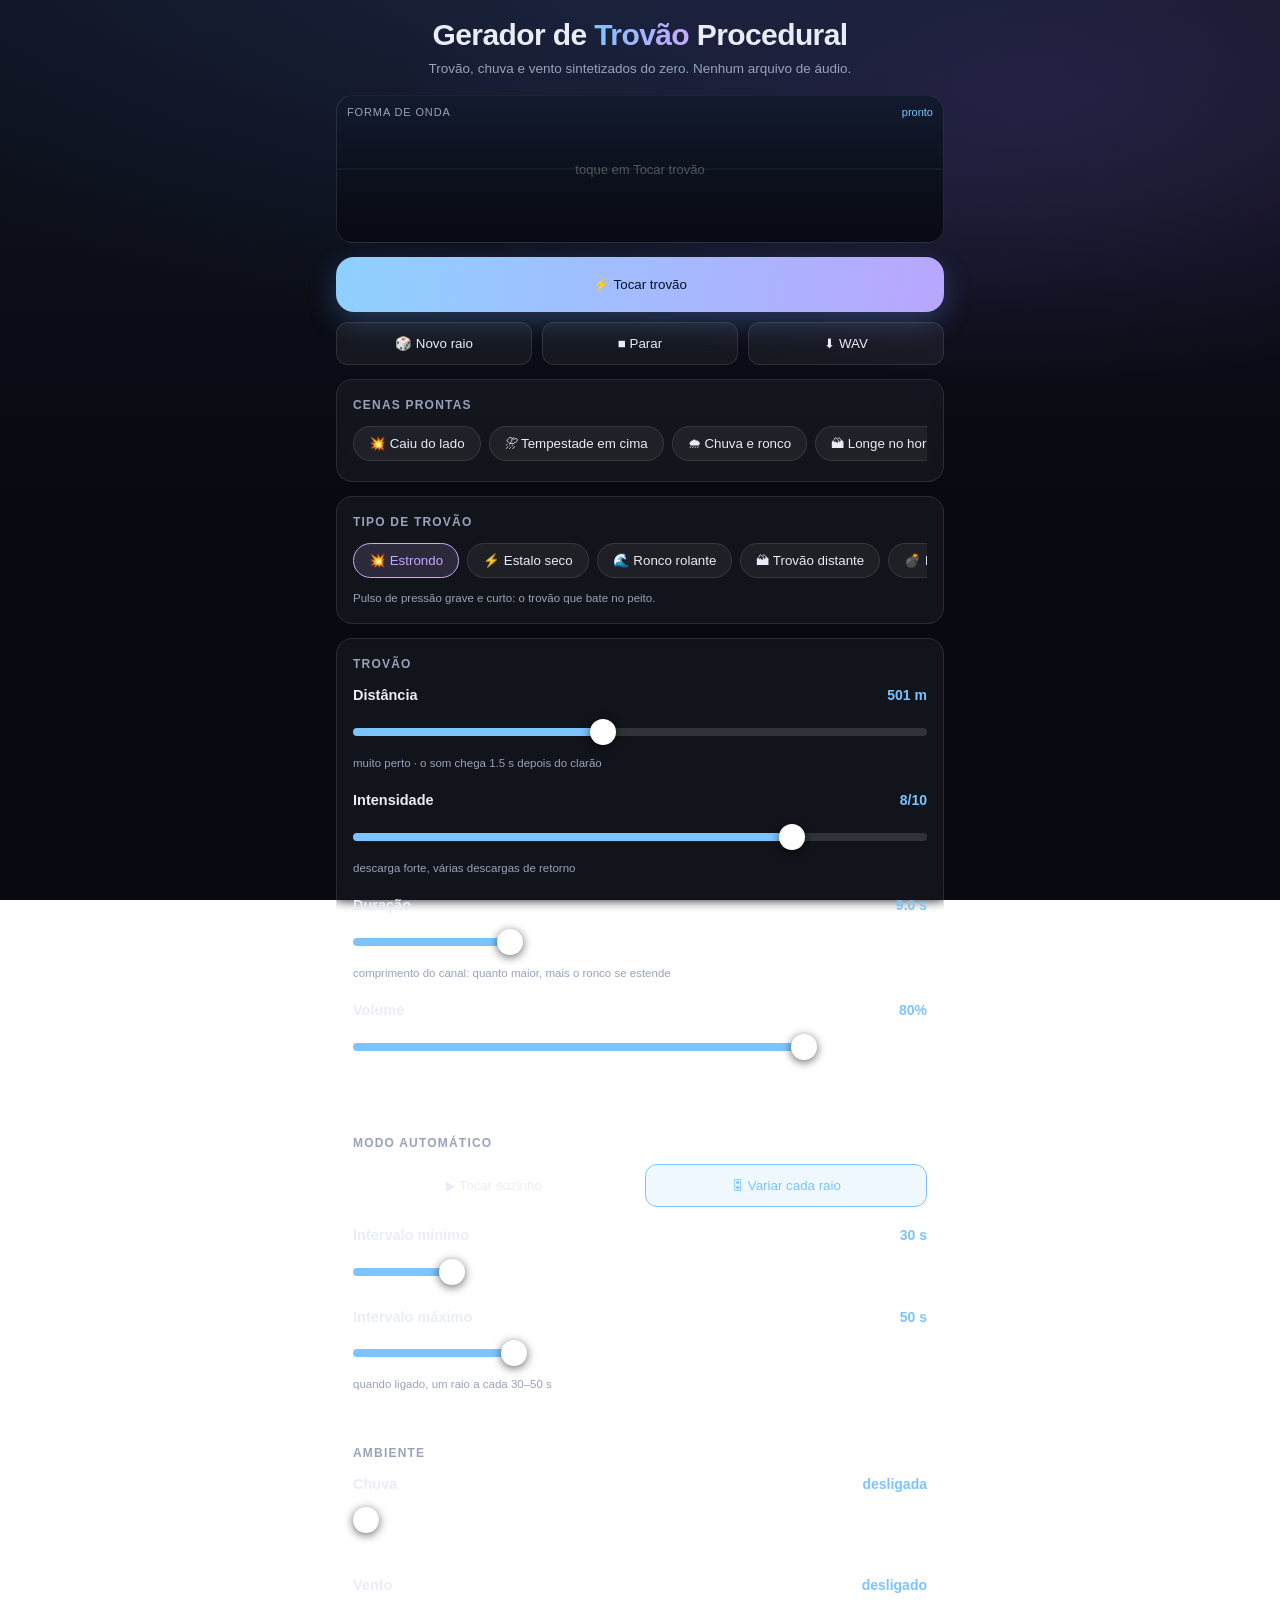
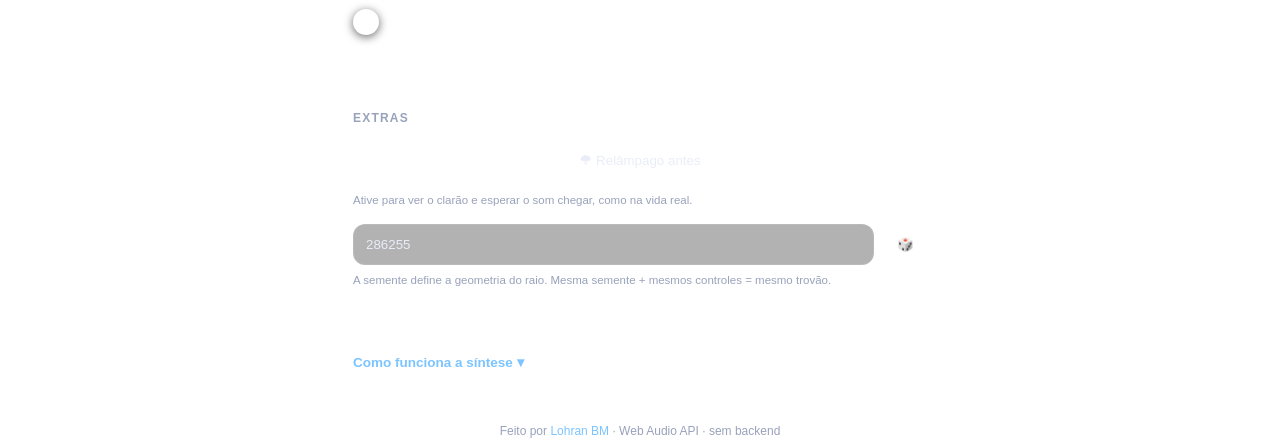
<file: trovao/index.html>
<!DOCTYPE html>
<html lang="pt-br">
<head>
<meta charset="UTF-8">
<meta name="viewport" content="width=device-width, initial-scale=1.0, viewport-fit=cover">
<meta name="theme-color" content="#0a0d16">
<title>Trovão Procedural — Lohran BM</title>
<meta name="description" content="Gerador procedural de trovão, chuva e vento: controle distância, tipo, intensidade, duração e modo automático. Síntese em tempo real no navegador, sem áudio gravado.">
<meta name="keywords" content="trovão, som procedural, web audio api, síntese de áudio, chuva, vento, thunder generator">
<meta name="author" content="Lohran BM">
<meta property="og:title" content="Gerador Procedural de Trovão">
<meta property="og:description" content="Trovão, chuva e vento sintetizados do zero no navegador — nenhum arquivo de áudio, só física e matemática.">
<link rel="icon" href="../ico/favicon.ico" type="image/x-icon">
<style>
  *,*::before,*::after{box-sizing:border-box;margin:0;padding:0}
  :root{
    --bg:#080a11; --bg2:#0e131f;
    --card:rgba(255,255,255,.045); --line:rgba(255,255,255,.10);
    --txt:#e9edf7; --dim:#98a2bb;
    --acc:#7cc4ff; --acc2:#c9a7ff; --warn:#ffd68a; --r:16px;
  }
  html,body{height:100%}
  body{
    background:
      radial-gradient(120% 80% at 50% -10%, #1b2440 0%, transparent 60%),
      radial-gradient(90% 60% at 80% 10%, #2a1f45 0%, transparent 55%),
      linear-gradient(180deg,var(--bg2),var(--bg) 55%);
    background-attachment:fixed; color:var(--txt);
    font-family:-apple-system,BlinkMacSystemFont,"Segoe UI",Roboto,"Helvetica Neue",Arial,sans-serif;
    -webkit-font-smoothing:antialiased; line-height:1.5;
    padding:env(safe-area-inset-top) 0 calc(28px + env(safe-area-inset-bottom));
    overflow-x:hidden;
  }
  .wrap{max-width:640px;margin:0 auto;padding:18px 16px 0}
  header{text-align:center;margin-bottom:16px}
  h1{font-size:clamp(22px,6vw,30px);font-weight:800;letter-spacing:-.02em;line-height:1.15}
  h1 span{background:linear-gradient(92deg,var(--acc),var(--acc2));-webkit-background-clip:text;background-clip:text;color:transparent}
  .sub{color:var(--dim);font-size:13.5px;margin-top:6px}

  .card{background:var(--card);border:1px solid var(--line);border-radius:var(--r);padding:16px;margin-bottom:14px;backdrop-filter:blur(6px)}

  .sky{position:relative;height:148px;border-radius:var(--r);overflow:hidden;border:1px solid var(--line);margin-bottom:14px;
       background:linear-gradient(180deg,#121a2e,#0a0e18 70%,#070a12)}
  #wave{position:absolute;inset:0;width:100%;height:100%;display:block}
  .flash{position:absolute;inset:0;background:#eaf2ff;opacity:0;pointer-events:none;mix-blend-mode:screen}
  .flash.go{animation:fl .62s ease-out}
  @keyframes fl{0%{opacity:0}4%{opacity:.95}9%{opacity:.15}14%{opacity:.85}22%{opacity:.08}30%{opacity:.55}45%{opacity:.05}100%{opacity:0}}
  .skyTag{position:absolute;left:10px;top:8px;font-size:11px;color:var(--dim);letter-spacing:.08em;text-transform:uppercase}
  .skyState{position:absolute;right:10px;top:8px;font-size:11px;color:var(--acc);font-variant-numeric:tabular-nums;text-align:right}

  .ctrl{margin-bottom:18px}
  .ctrl:last-child{margin-bottom:2px}
  .lab{display:flex;justify-content:space-between;align-items:baseline;gap:10px;margin-bottom:8px}
  .lab b{font-size:14.5px;font-weight:650}
  .lab .val{font-size:14px;color:var(--acc);font-variant-numeric:tabular-nums;font-weight:650}
  .hint{font-size:11.5px;color:var(--dim);margin-top:6px;min-height:14px}

  input[type=range]{-webkit-appearance:none;appearance:none;width:100%;height:34px;background:transparent;display:block}
  input[type=range]::-webkit-slider-runnable-track{height:8px;border-radius:99px;background:linear-gradient(90deg,var(--acc) var(--p,50%),rgba(255,255,255,.13) var(--p,50%))}
  input[type=range]::-webkit-slider-thumb{-webkit-appearance:none;width:26px;height:26px;margin-top:-9px;border-radius:50%;background:#fff;border:0;box-shadow:0 2px 10px rgba(0,0,0,.6)}
  input[type=range]::-moz-range-track{height:8px;border-radius:99px;background:rgba(255,255,255,.13)}
  input[type=range]::-moz-range-progress{height:8px;border-radius:99px;background:var(--acc)}
  input[type=range]::-moz-range-thumb{width:26px;height:26px;border-radius:50%;background:#fff;border:0}

  .play{width:100%;border:0;border-radius:18px;padding:20px 16px;font:800 19px/1.2 inherit;color:#06121f;
        background:linear-gradient(100deg,#8ed0ff,#b9a6ff);box-shadow:0 10px 28px rgba(110,160,255,.28);
        cursor:pointer;-webkit-tap-highlight-color:transparent;touch-action:manipulation;transition:transform .08s ease,filter .2s ease}
  .play:active{transform:scale(.985)}
  .play[disabled]{filter:grayscale(.5) brightness(.75)}
  .row{display:flex;gap:10px;margin-top:10px;flex-wrap:wrap}
  .row .btn{flex:1 1 0;min-width:110px}
  .btn{border:1px solid var(--line);background:rgba(255,255,255,.05);color:var(--txt);border-radius:12px;
       padding:13px 12px;font:600 13.5px/1 inherit;cursor:pointer;-webkit-tap-highlight-color:transparent;touch-action:manipulation}
  .btn:active{background:rgba(255,255,255,.11)}
  .btn.on{border-color:var(--acc);color:var(--acc);background:rgba(124,196,255,.12)}

  .chips{display:flex;gap:8px;overflow-x:auto;padding-bottom:4px;-webkit-overflow-scrolling:touch;scrollbar-width:none}
  .chips::-webkit-scrollbar{display:none}
  .chip{flex:0 0 auto;border:1px solid var(--line);background:rgba(255,255,255,.05);color:var(--txt);border-radius:99px;
        padding:9px 15px;font:600 13px/1 inherit;cursor:pointer;white-space:nowrap;-webkit-tap-highlight-color:transparent;touch-action:manipulation}
  .chip:active{background:rgba(255,255,255,.12)}
  .chip.on{border-color:var(--acc2);color:var(--acc2);background:rgba(201,167,255,.14)}

  .seedRow{display:flex;gap:10px;align-items:center}
  .seedRow input[type=text]{flex:1;min-width:0;background:rgba(0,0,0,.3);border:1px solid var(--line);color:var(--txt);
    border-radius:12px;padding:12px;font:600 14px/1 inherit;font-variant-numeric:tabular-nums}
  .seedRow input:focus{outline:none;border-color:var(--acc)}

  h2{font-size:12px;letter-spacing:.1em;text-transform:uppercase;color:var(--dim);margin-bottom:12px;font-weight:700;
     display:flex;justify-content:space-between;align-items:center;gap:10px}
  h2 em{font-style:normal;text-transform:none;letter-spacing:0;color:var(--warn);font-size:11.5px;font-weight:600;font-variant-numeric:tabular-nums}
  details{border-top:1px solid var(--line);padding-top:14px}
  summary{cursor:pointer;font-size:13.5px;font-weight:650;color:var(--acc);list-style:none}
  summary::-webkit-details-marker{display:none}
  summary::after{content:" ▾"} details[open] summary::after{content:" ▴"}
  details p{font-size:13px;color:var(--dim);margin-top:10px}
  details li{font-size:13px;color:var(--dim);margin:6px 0 0 18px}
  code{font-family:ui-monospace,SFMono-Regular,Menlo,monospace;font-size:12px;color:var(--warn)}
  footer{text-align:center;color:var(--dim);font-size:12px;padding:18px 0 6px}
  footer a{color:var(--acc);text-decoration:none}
</style>
</head>
<body>
<div class="wrap">

  <header>
    <h1>Gerador de <span>Trovão</span> Procedural</h1>
    <p class="sub">Trovão, chuva e vento sintetizados do zero. Nenhum arquivo de áudio.</p>
  </header>

  <div class="sky">
    <canvas id="wave"></canvas>
    <div class="flash" id="flash"></div>
    <span class="skyTag">forma de onda</span>
    <span class="skyState" id="state">pronto</span>
  </div>

  <button class="play" id="play">⚡ Tocar trovão</button>
  <div class="row">
    <button class="btn" id="newBolt">🎲 Novo raio</button>
    <button class="btn" id="stop">■ Parar</button>
    <button class="btn" id="dl">⬇ WAV</button>
  </div>

  <div class="card" style="margin-top:14px">
    <h2>Cenas prontas</h2>
    <div class="chips" id="scenes"></div>
  </div>

  <div class="card">
    <h2>Tipo de trovão</h2>
    <div class="chips" id="types"></div>
    <div class="hint" id="typeH" style="margin-top:8px"></div>
  </div>

  <div class="card">
    <h2>Trovão</h2>

    <div class="ctrl">
      <label class="lab" for="dist"><b>Distância</b><span class="val" id="distV"></span></label>
      <input type="range" id="dist" min="0" max="1000" value="433">
      <div class="hint" id="distH"></div>
    </div>

    <div class="ctrl">
      <label class="lab" for="inten"><b>Intensidade</b><span class="val" id="intenV"></span></label>
      <input type="range" id="inten" min="1" max="10" step="1" value="8">
      <div class="hint" id="intenH"></div>
    </div>

    <div class="ctrl">
      <label class="lab" for="dur"><b>Duração</b><span class="val" id="durV"></span></label>
      <input type="range" id="dur" min="15" max="300" value="90">
      <div class="hint" id="durH"></div>
    </div>

    <div class="ctrl">
      <label class="lab" for="vol"><b>Volume</b><span class="val" id="volV"></span></label>
      <input type="range" id="vol" min="0" max="100" value="80">
      <div class="hint" id="volH"></div>
    </div>
  </div>

  <div class="card">
    <h2>Modo automático <em id="autoNext"></em></h2>
    <div class="row" style="margin-top:0">
      <button class="btn" id="tAuto">▶ Tocar sozinho</button>
      <button class="btn" id="tVary">🎛 Variar cada raio</button>
    </div>

    <div class="ctrl" style="margin-top:18px">
      <label class="lab" for="gapMin"><b>Intervalo mínimo</b><span class="val" id="gapMinV"></span></label>
      <input type="range" id="gapMin" min="2" max="180" value="30">
    </div>
    <div class="ctrl">
      <label class="lab" for="gapMax"><b>Intervalo máximo</b><span class="val" id="gapMaxV"></span></label>
      <input type="range" id="gapMax" min="2" max="180" value="50">
      <div class="hint" id="gapH"></div>
    </div>
  </div>

  <div class="card">
    <h2>Ambiente</h2>

    <div class="ctrl">
      <label class="lab" for="rain"><b>Chuva</b><span class="val" id="rainV"></span></label>
      <input type="range" id="rain" min="0" max="100" value="0">
      <div class="hint" id="rainH"></div>
    </div>

    <div class="ctrl">
      <label class="lab" for="wind"><b>Vento</b><span class="val" id="windV"></span></label>
      <input type="range" id="wind" min="0" max="100" value="0">
      <div class="hint" id="windH"></div>
    </div>
  </div>

  <div class="card">
    <h2>Extras</h2>
    <div class="row" style="margin-top:0">
      <button class="btn" id="tFlash">🌩 Relâmpago antes</button>
    </div>
    <div class="hint" id="flashH" style="margin-top:10px"></div>
    <div class="seedRow" style="margin-top:14px">
      <input type="text" id="seed" inputmode="numeric" aria-label="Semente do raio">
      <button class="btn" id="reseed" style="flex:0 0 auto">🎲</button>
    </div>
    <div class="hint">A semente define a geometria do raio. Mesma semente + mesmos controles = mesmo trovão.</div>
  </div>

  <div class="card">
    <details>
      <summary>Como funciona a síntese</summary>
      <p>Modelo físico simplificado, rodando inteiro no seu navegador:</p>
      <li><b>Canal do raio:</b> um caminho tortuoso em 3D com ramificações, sorteado da semente. O tipo de trovão muda a forma dele — vertical e compacto no estrondo, esparramado na horizontal no ronco rolante.</li>
      <li><b>Tempos de chegada:</b> cada trecho está a uma distância diferente de você, então seu estrondo chega num instante diferente (<code>t = r / 343 m/s</code>). É isso que estica um estalo em ronco.</li>
      <li><b>Onda N:</b> cada trecho emite a onda de choque do trovão. Ela se alarga conforme viaja, então o pico do espectro desce de ~200 Hz (perto) para ~40 Hz (longe).</li>
      <li><b>Camada de estalo:</b> o "rasgo" agudo do raio próximo. O ar absorve agudo rápido, então ela some depois de ~2 km — por isso raio perto rasga e raio longe só ronca.</li>
      <li><b>Pulso de pressão:</b> o estrondo grave que bate no peito, forte só bem perto (cai com <code>1/r^1,15</code>).</li>
      <li><b>Absorção do ar:</b> filtros que variam no tempo, guiados pela distância média do que está chegando naquele instante.</li>
      <li><b>Espalhamento:</b> resposta ao impulso gerada na hora (terreno e nuvens) alonga a cauda com a distância.</li>
      <p>Chuva e vento são bancos de ruído filtrado com gotas esparsas e rajadas lentas — também sem sample nenhum.</p>
    </details>
  </div>

  <footer>Feito por <a href="../">Lohran BM</a> · Web Audio API · sem backend</footer>
</div>

<script>
(function(){
"use strict";

var SPEED = 343, EAR = 1.7;

/* ---------------------------------------------------------------- util */
function clamp(v,a,b){ return v<a?a:(v>b?b:v); }
function lerp(a,b,t){ return a+(b-a)*t; }
function makeRng(seed){
  var s = seed >>> 0;
  return function(){
    s = (s + 0x6D2B79F5) >>> 0;
    var t = s;
    t = Math.imul(t ^ (t >>> 15), 1 | t);
    t = (t + Math.imul(t ^ (t >>> 7), 61 | t)) ^ t;
    return ((t ^ (t >>> 14)) >>> 0) / 4294967296;
  };
}
function sliderToDist(v){ return 0.03 * Math.pow(20/0.03, v/1000); }
function distToSlider(km){ return Math.round(1000*Math.log(km/0.03)/Math.log(20/0.03)); }
function distLabel(km){
  if(km < 0.15) return "em cima de você";
  if(km < 0.6)  return "muito perto";
  if(km < 2)    return "perto";
  if(km < 5)    return "distância média";
  if(km < 11)   return "longe";
  return "no horizonte";
}
function fmtDist(km){ return km<1 ? Math.round(km*1000)+" m" : (km<10?km.toFixed(1):Math.round(km))+" km"; }

/* ------------------------------------------------- tipos de trovão ---- */
/* cada tipo é um conjunto de pesos do mesmo modelo físico, não um preset
   de sliders: dá para combinar qualquer tipo com qualquer distância.     */
var TYPES = {
  estrondo: {nome:"💥 Estrondo",     blast:1.9, crack:1.0, hDec:0.34, str:0.9, tau:1.15, horiz:0.15, tort:0.9, branch:0.8, wet:0.9,
             desc:"Pulso de pressão grave e curto: o trovão que bate no peito."},
  estalo:   {nome:"⚡ Estalo seco",  blast:0.9, crack:2.0, hDec:0.5,  str:0.8, tau:0.75, horiz:0.1,  tort:1.3, branch:1.4, wet:0.8,
             desc:"O rasgo agudo do raio que caiu do lado. Some depois de 2 km."},
  rolante:  {nome:"🌊 Ronco rolante",blast:0.7, crack:0.5, hDec:1.2,  str:1.5, tau:1.05, horiz:0.85, tort:1.4, branch:1.4, wet:1.25,
             desc:"Descarga dentro da nuvem, quase horizontal: o ronco que rola e não acaba."},
  distante: {nome:"🏔 Trovão distante",blast:0.45,crack:0.0, hDec:1.5, str:1.0, tau:1.35, horiz:0.5,  tort:1.0, branch:1.0, wet:1.6,
             desc:"Só o grave sobrevive à viagem. Sem estalo, muito espalhamento."},
  multiplo: {nome:"💣 Estouro múltiplo",blast:1.3,crack:1.3,hDec:0.6, str:2.4, tau:1.0,  horiz:0.3,  tort:1.1, branch:1.2, wet:1.0,
             desc:"Várias descargas de retorno seguidas: estrondo em cima de estrondo."}
};

/* ------------------------------------------------ geometria do canal -- */
function buildChannel(p, rnd){
  var T = TYPES[p.type];
  var D = p.dist*1000, H = p.height;
  var n = Math.round(45 + p.inten*9);
  var dz = H/n, tort = dz*0.5*T.tort;
  var segs = [];

  // direção geral do canal: vertical (nuvem-solo) a horizontal (intranuvem)
  var hz = T.horiz;
  var baseZ = hz > 0.5 ? 1500 + rnd()*2500 : 0;   // descarga intranuvem começa no alto
  var dirx = (rnd()-0.5)*2, diry = (rnd()-0.5)*2;
  var dl = Math.sqrt(dirx*dirx + diry*diry) || 1;
  dirx /= dl; diry /= dl;

  var x = D + (rnd()-0.5)*Math.min(D*0.1, 400);
  var y = (rnd()-0.5)*Math.min(D*0.1, 400);
  var z = baseZ;

  for(var i=0;i<n;i++){
    var x0=x, y0=y, z0=z;
    var step = dz*(0.7 + 0.6*rnd());
    z += step*(1-hz);
    x += step*hz*dirx + (rnd()-0.5)*2*tort;
    y += step*hz*diry + (rnd()-0.5)*2*tort;
    if(z < 20) z = 20;

    var mz = (z+z0)/2;
    var len = Math.sqrt((x-x0)*(x-x0)+(y-y0)*(y-y0)+(z-z0)*(z-z0));
    // a corrente de retorno é mais forte perto do início do canal
    var e = Math.exp(-(i/n)/T.hDec) * (0.55+0.9*rnd()) * (len/dz);
    segs.push({x:(x+x0)/2, y:(y+y0)/2, z:mz, e:e});

    if(rnd() < (0.09 + p.inten*0.012)*T.branch){
      var bx=x, by=y, bz=z, nb = 3 + Math.floor(rnd()*10);
      var ddx=(rnd()-0.5)*1.6, ddy=(rnd()-0.5)*1.6;
      for(var j=0;j<nb;j++){
        bx += ddx*dz + (rnd()-0.5)*tort;
        by += ddy*dz + (rnd()-0.5)*tort;
        bz += dz*(0.15+0.5*rnd())*(1-hz) + dz*0.1;
        segs.push({x:bx, y:by, z:Math.max(20,bz), e:Math.exp(-(i/n)/T.hDec)*(0.12+0.3*rnd())*(1-j/nb)});
      }
    }
  }
  return {segs:segs, ax:D, ay:0, az:baseZ};
}

// mede o espalhamento temporal do canal
function measure(segs){
  var rmin = Infinity, rmax = 0;
  for(var i=0;i<segs.length;i++){
    var s = segs[i];
    s.r = Math.max(25, Math.sqrt(s.x*s.x + s.y*s.y + (s.z-EAR)*(s.z-EAR)));
    if(s.r < rmin) rmin = s.r;
    if(s.r > rmax) rmax = s.r;
  }
  return {rmin:rmin, rmax:rmax, spread:(rmax-rmin)/SPEED};
}

// escala o canal em torno do ponto de origem até bater a duração pedida
function fitChannel(ch, targetSpread){
  var m = measure(ch.segs), i, s, k, tot = 1;
  for(var it=0; it<4; it++){
    if(m.spread < 1e-3) break;
    k = clamp(targetSpread/m.spread, 0.4, 3);
    if(Math.abs(k-1) < 0.04) break;
    if(tot*k > 6 || tot*k < 0.12) break;
    tot *= k;
    for(i=0;i<ch.segs.length;i++){
      s = ch.segs[i];
      s.x = ch.ax + (s.x-ch.ax)*k;
      s.y = ch.ay + (s.y-ch.ay)*k;
      s.z = Math.max(20, ch.az + (s.z-ch.az)*k);
    }
    m = measure(ch.segs);
  }
  return m;
}

/* ---------------------------------------------------------------------
   Excitação — três camadas somadas:

   1) COERENTE  ondas N discretas de cada trecho. O corpo do estrondo.
   2) ESTALO    crepitação aguda do canal, só sobrevive perto (o ar come
                o agudo em ~2 km). É o "rasgo" do raio do lado.
   3) DIFUSA    quando milhares de chegadas se sobrepõem elas deixam de
                ser eventos separados e viram ruído. Em vez de somar
                impulso a impulso (soa "pipocado"), monto a densidade de
                energia acústica no tempo e uso ruído modulado por
                sqrt(energia).

   Mais o PULSO DE PRESSÃO por descarga: a onda grave de sobrepressão
   que só é forte bem perto — o estrondo propriamente dito.

   Sobre tudo passa um par de filtros variantes no tempo guiados pela
   distância média do que chega naquele instante: o começo vem do trecho
   mais próximo (claro), o fim vem da ponta longe do canal (grave e
   abafado). Esse deslize é o que faz soar vivo.
--------------------------------------------------------------------- */
function buildExcitation(p, sr){
  var rnd = makeRng(p.seed);
  var T = TYPES[p.type];
  var ch = buildChannel(p, rnd);
  var segs = ch.segs;
  var m = fitChannel(ch, p.targetSpread);
  var rmin = m.rmin, spread = m.spread;
  var i, j, k, b, s;

  // descargas de retorno sucessivas
  var nStroke = clamp(Math.round((1 + p.inten/3.2)*T.str) + (rnd()<0.4?1:0), 1, 7);
  var strokes = [], tk = 0, gk = 1;
  for(i=0;i<nStroke;i++){
    strokes.push({t:tk, g:gk});
    tk += 0.03 + rnd()*0.13;
    gk *= 0.42 + rnd()*0.34;
  }
  var strokeSpan = tk;

  var BIN    = 0.002;
  var totalT = spread + strokeSpan + 0.45;
  var nB     = Math.ceil(totalT/BIN) + 8;
  var len    = Math.ceil(totalT*sr) + 256;

  var E  = new Float64Array(nB), RW = new Float64Array(nB);
  var L  = new Float32Array(len), R = new Float32Array(len);

  var refD = 150;
  // perto as chegadas quase não se sobrepõem: o som é feito de eventos
  // discretos. Longe vira um contínuo difuso.
  var COH  = clamp(0.35 + 0.5/(1 + p.dist*2), 0.35, 0.78);
  var DIF2 = 1 - COH*COH;

  // maior contribuição individual do canal — o pulso de pressão é
  // dimensionado em cima dela, senão vira um soco isolado que engole
  // o trovão inteiro
  var aMax = 0;
  for(i=0;i<segs.length;i++){
    var am = segs[i].e*(refD/segs[i].r);
    if(am > aMax) aMax = am;
  }

  for(k=0;k<strokes.length;k++){
    var st = strokes[k];

    // pulso de pressão grave (o "soco" do estrondo), só forte bem perto
    var tauB = clamp(0.011*Math.pow(rmin/200, 0.12), 0.007, 0.028);
    var aB   = T.blast*aMax*0.9*st.g*(0.6 + p.inten/14) / (1 + Math.pow(rmin/700, 1.3));
    if(aB > 0.02){
      addNWave(L, Math.round(st.t*sr), aB, Math.round(tauB*sr), rnd, 0.05);
      addNWave(R, Math.round(st.t*sr), aB, Math.round(tauB*sr), rnd, 0.05);
    }

    for(i=0;i<segs.length;i++){
      s = segs[i];
      var a = s.e * st.g * (refD/s.r);
      if(a < 8e-5) continue;

      // a onda de choque se alarga conforme viaja: pico de ~200 Hz perto
      // e ~40 Hz no horizonte, que é o que se mede no trovão real
      var tau = clamp(0.0028*Math.pow(s.r/100, 0.25)*T.tau, 0.0015, 0.045);
      var nw  = Math.max(2, Math.round(tau*sr));
      var tA  = (s.r - rmin)/SPEED + st.t + rnd()*0.0012;
      var itd = clamp(s.y/s.r, -1, 1)*0.00035;
      var iL  = Math.round((tA - itd*0.5)*sr), iR = Math.round((tA + itd*0.5)*sr);

      addNWave(L, iL, a*COH, nw, rnd, 0.4);
      addNWave(R, iR, a*COH, nw, rnd, 0.4);

      // crepitação aguda: absorvida pelo ar em ~2 km
      var cA = a*T.crack*Math.exp(-s.r/1400)*1.4;
      if(cA > 2e-3){
        addCrackle(L, iL, cA, rnd, sr);
        addCrackle(R, iR, cA, rnd, sr);
      }

      // energia difusa espalhada ao longo do pulso e da cauda
      var eT = a*a*DIF2;
      var nb = clamp(Math.ceil(tau*3.5/BIN), 1, 120)|0;
      var b0 = Math.floor(tA/BIN), norm = 0, w;
      for(j=0;j<nb;j++) norm += Math.exp(-3*j/nb);
      for(j=0;j<nb;j++){
        b = b0 + j;
        if(b >= 0 && b < nB){
          w = Math.exp(-3*j/nb)/norm;
          E[b]  += eT*w;
          RW[b] += eT*w*s.r;
        }
      }
    }
  }

  // densidade suavizada + distância média instantânea
  var Ebin = new Float64Array(nB), Rbin = new Float64Array(nB), lastR = rmin;
  for(b=0;b<nB;b++){
    var acc=0, accR=0;
    for(j=-3;j<=3;j++){
      var q = b+j;
      if(q>=0 && q<nB){ var wg = 1-Math.abs(j)/4; acc += E[q]*wg; accR += RW[q]*wg; }
    }
    Ebin[b] = acc;
    if(acc > 1e-13) lastR = accR/acc;
    Rbin[b] = lastR;
  }

  /* --------- ruído difuso + filtros TPT variantes no tempo ------------ */
  var binPer = BIN*sr, UPD = 32, DIFG = 1.25;
  var bA1=0,bA2=0,bA3=0, lA1=0,lA2=0,lA3=0;
  var n1L=0,n2L=0,n1R=0,n2R=0, p1L=0,p2L=0,p1R=0,p2R=0, q1L=0,q2L=0,q1R=0,q2R=0;
  var v1,v2,v3,xL,xR;

  for(i=0;i<len;i++){
    if((i % UPD) === 0){
      b = (i/binPer)|0; if(b >= nB) b = nB-1;
      var rr   = Rbin[b];
      var tauN = clamp(0.0028*Math.pow(rr/100, 0.25)*T.tau, 0.0015, 0.045);
      var f0   = clamp(0.42/tauN, 38, 2400);
      var fc   = clamp(airCutoff(rr/1000), 110, sr*0.42);
      var g1 = Math.tan(Math.PI*f0/sr), kB = 1/0.62;
      bA1 = 1/(1+g1*(g1+kB)); bA2 = g1*bA1; bA3 = g1*bA2;
      var g2 = Math.tan(Math.PI*fc/sr), kL = 1/0.6;
      lA1 = 1/(1+g2*(g2+kL)); lA2 = g2*lA1; lA3 = g2*lA2;
    }

    var fb = i/binPer, b1 = fb|0, fr = fb-b1, b2 = b1+1;
    if(b1 >= nB) b1 = nB-1;
    if(b2 >= nB) b2 = nB-1;
    var amp = Math.sqrt(Ebin[b1]*(1-fr) + Ebin[b2]*fr)*DIFG;

    v3 = (rnd()*2-1) - n2L; v1 = bA1*n1L + bA2*v3; v2 = n2L + bA2*n1L + bA3*v3;
    n1L = 2*v1-n1L; n2L = 2*v2-n2L; xL = L[i] + v1*amp;

    v3 = (rnd()*2-1) - n2R; v1 = bA1*n1R + bA2*v3; v2 = n2R + bA2*n1R + bA3*v3;
    n1R = 2*v1-n1R; n2R = 2*v2-n2R; xR = R[i] + v1*amp;

    v3 = xL-p2L; v1 = lA1*p1L + lA2*v3; v2 = p2L + lA2*p1L + lA3*v3;
    p1L = 2*v1-p1L; p2L = 2*v2-p2L; xL = v2;
    v3 = xL-q2L; v1 = lA1*q1L + lA2*v3; v2 = q2L + lA2*q1L + lA3*v3;
    q1L = 2*v1-q1L; q2L = 2*v2-q2L; L[i] = v2;

    v3 = xR-p2R; v1 = lA1*p1R + lA2*v3; v2 = p2R + lA2*p1R + lA3*v3;
    p1R = 2*v1-p1R; p2R = 2*v2-p2R; xR = v2;
    v3 = xR-q2R; v1 = lA1*q1R + lA2*v3; v2 = q2R + lA2*q1R + lA3*v3;
    q1R = 2*v1-q1R; q2R = 2*v2-q2R; R[i] = v2;
  }

  var depth = clamp(0.12 + p.dist*0.025, 0.12, 0.4);
  applyRoll(L, sr, rnd, depth);
  applyRoll(R, sr, rnd, depth);

  return {L:L, R:R, len:len, spread:spread, rmin:rmin};
}

function addNWave(buf, idx, amp, n, rnd, rough){
  var i, j, v, lim = buf.length;
  if(idx < 0) idx = 0;
  if(n < 2) n = 2;
  for(i=0;i<n;i++){
    j = idx+i; if(j >= lim) return;
    v = 1 - 2*(i/n);                       // onda N: +A -> -A
    v *= 1 + rough*(rnd()*2-1);
    buf[j] += amp*v;
  }
  var m = (n*2.5)|0;
  for(i=0;i<m;i++){
    j = idx+n+i; if(j >= lim) return;
    buf[j] += amp*0.32*(rnd()*2-1)*Math.exp(-3.2*i/m);
  }
}

function addCrackle(buf, idx, amp, rnd, sr){
  var n = 5 + (rnd()*8|0), lim = buf.length;
  for(var k=0;k<n;k++){
    var off = idx + ((rnd()*0.005*sr)|0);
    var dl  = Math.max(4, (sr*0.00012*(1+rnd()*4))|0);
    var a   = amp*(0.35+0.65*rnd());
    for(var i=0;i<dl;i++){
      var j = off+i; if(j >= lim) break;
      buf[j] += a*(rnd()*2-1)*Math.exp(-4*i/dl);
    }
  }
}

function applyRoll(buf, sr, rnd, depth){
  var a = Math.exp(-2*Math.PI*1.6/sr), z1=0,z2=0,z3=0;
  var onset = Math.round(sr*0.12);
  for(var i=0;i<buf.length;i++){
    var w = rnd()*2-1;
    z1 = a*z1 + (1-a)*w; z2 = a*z2 + (1-a)*z1; z3 = a*z3 + (1-a)*z2;
    var mo = 1 + depth*clamp(z3*22, -1.2, 1.2);
    if(i < onset) mo = lerp(1, mo, i/onset);
    buf[i] *= mo;
  }
}

function airCutoff(km){ return clamp(2600*Math.pow(Math.max(km,0.02), -0.62), 200, 17000); }

/* ------------------------------------------- resposta ao impulso ----- */
function buildIR(ctx, sr, T, dist, cut, seed){
  var n = Math.max(64, Math.ceil(T*sr));
  var buf = ctx.createBuffer(2, n, sr);
  var fc = clamp(cut*0.7, 160, 3500), a = Math.exp(-2*Math.PI*fc/sr);
  for(var ch=0; ch<2; ch++){
    var rnd = makeRng(seed + ch*7919), d = buf.getChannelData(ch), z=0, peak=1e-6, i;
    for(i=0;i<n;i++){
      var t = i/sr;
      z = a*z + (1-a)*(rnd()*2-1);
      d[i] = z*Math.exp(-6.9*t/T)*(1 - i/n);
    }
    var refl = 3 + Math.floor(rnd()*4);
    for(var k=0;k<refl;k++){
      var pos = Math.floor((0.015 + rnd()*Math.min(0.45, T*0.6))*sr);
      if(pos < n) d[pos] += (rnd()*2-1)*(0.35+0.4*rnd())*(0.4+0.6*Math.min(1, dist/6));
    }
    for(i=0;i<n;i++) if(Math.abs(d[i]) > peak) peak = Math.abs(d[i]);
    for(i=0;i<n;i++) d[i] /= peak*3.2;
  }
  return buf;
}

/* ------------------------------------------------------ render ------ */
function renderOffline(off){
  return new Promise(function(res, rej){
    off.oncomplete = function(e){ res(e.renderedBuffer); };
    try{ var pr = off.startRendering(); if(pr && pr.then) pr.then(res, rej); }
    catch(err){ rej(err); }
  });
}

function makeThunder(params, sr){
  var T = TYPES[params.type];
  var p = {
    dist: params.dist, inten: params.inten, seed: params.seed, type: params.type,
    height: 0, targetSpread: Math.max(0.3, params.dur*0.82)
  };
  var D = p.dist*1000;
  var H = Math.sqrt(Math.pow(p.targetSpread*SPEED + D, 2) - D*D);
  p.height = clamp(H, 600, 14000);

  var ex = buildExcitation(p, sr);
  var tail = clamp(0.25 + p.dist*0.16, 0.28, 3.0)*clamp(params.dur/8, 0.6, 1.6)*T.wet;
  var total = Math.ceil(ex.len + (tail + 0.25)*sr);
  total = Math.min(total, Math.ceil((params.dur + tail + 0.4)*sr));

  var OC = window.OfflineAudioContext || window.webkitOfflineAudioContext;
  var off = new OC(2, total, sr);

  var srcBuf = off.createBuffer(2, ex.len, sr);
  if(srcBuf.copyToChannel){ srcBuf.copyToChannel(ex.L,0); srcBuf.copyToChannel(ex.R,1); }
  else { srcBuf.getChannelData(0).set(ex.L); srcBuf.getChannelData(1).set(ex.R); }

  var src = off.createBufferSource(); src.buffer = srcBuf;

  var hp = off.createBiquadFilter();
  hp.type = "highpass"; hp.frequency.value = 24; hp.Q.value = 0.6;
  src.connect(hp);

  // a absorção principal já foi aplicada amostra a amostra; aqui fica só
  // uma passa-baixa de segurança bem acima do corte
  var cut = airCutoff(p.dist);
  var lp = off.createBiquadFilter();
  lp.type = "lowpass"; lp.frequency.value = clamp(cut*2.5, 200, sr*0.45); lp.Q.value = 0.5;
  hp.connect(lp);

  // corpo grave: perto é peito (100–160 Hz), longe é subgrave (45–60 Hz)
  var shelf = off.createBiquadFilter();
  shelf.type = "lowshelf";
  shelf.frequency.value = clamp(165 - p.dist*9, 48, 165);
  shelf.gain.value = clamp(3 + params.inten*0.5 + (p.dist<1.5 ? 4.5*(1.5-p.dist)*T.blast : p.dist*0.3), 2, 13);
  lp.connect(shelf);

  var wetAmt = clamp((0.12 + p.dist*0.085)*T.wet, 0.1, 0.85);
  var dry = off.createGain(); dry.gain.value = 1 - wetAmt*0.45;
  var wet = off.createGain(); wet.gain.value = wetAmt;
  var conv = off.createConvolver(); conv.normalize = false;
  conv.buffer = buildIR(off, sr, tail, p.dist, cut, p.seed);

  shelf.connect(dry); shelf.connect(conv); conv.connect(wet);
  var master = off.createGain(); master.gain.value = 1;
  dry.connect(master); wet.connect(master); master.connect(off.destination);

  src.start(0);
  return renderOffline(off).then(function(r){ return postProcess(r, sr, params.dur); });
}

/* ------------------- normalização, harmônicos de grave e saturação ----
   Alto-falante de celular não reproduz nada abaixo de ~400 Hz. O
   excitador cria harmônicos do grave para o estrondo continuar sendo
   sentido no celular, sem inchar no fone.                              */
function postProcess(buf, sr, targetDur){
  var maxLen = Math.min(buf.length, Math.ceil(targetDur*sr));
  var nch = buf.numberOfChannels, out = [], peak = 1e-6, i, c;

  for(c=0;c<nch;c++){
    var d = new Float32Array(maxLen);
    d.set(buf.getChannelData(c).subarray(0, maxLen));
    out.push(d);
    for(i=0;i<maxLen;i++){ var a = Math.abs(d[i]); if(a > peak) peak = a; }
  }

  var k = 1/peak, sat = Math.tanh(1.55);
  var aLP = Math.exp(-2*Math.PI*120/sr), aHP = Math.exp(-2*Math.PI*150/sr);
  var fadeIn = Math.round(sr*0.002);
  var fadeOut = Math.max(Math.round(sr*0.28), Math.round(maxLen*0.06));

  for(c=0;c<nch;c++){
    var x = out[c], z = 0, hz = 0;
    for(i=0;i<maxLen;i++){
      var v = x[i]*k;
      z  = aLP*z + (1-aLP)*v;                 // isola o grave
      var h = Math.tanh(z*5);                 // gera harmônicos
      hz = aHP*hz + (1-aHP)*h;
      v += (h - hz)*0.32;                     // só a parte acima de 150 Hz
      v = Math.tanh(v*1.55)/sat*0.94;
      if(i < fadeIn) v *= i/fadeIn;
      var rem = maxLen - i;
      if(rem < fadeOut){ var f = rem/fadeOut; v *= f*f; }
      x[i] = v;
    }
  }
  return {data:out, length:maxLen, sampleRate:sr};
}

/* --------------------------------------------------------------- WAV */
function toWav(pcm){
  var ch = pcm.data.length, n = pcm.length, sr = pcm.sampleRate;
  var bytes = 44 + n*ch*2, ab = new ArrayBuffer(bytes), v = new DataView(ab), o = 0;
  function s(str){ for(var i=0;i<str.length;i++) v.setUint8(o++, str.charCodeAt(i)); }
  function u32(x){ v.setUint32(o,x,true); o+=4; }
  function u16(x){ v.setUint16(o,x,true); o+=2; }
  s("RIFF"); u32(bytes-8); s("WAVE"); s("fmt "); u32(16); u16(1); u16(ch);
  u32(sr); u32(sr*ch*2); u16(ch*2); u16(16); s("data"); u32(n*ch*2);
  for(var i=0;i<n;i++) for(var c=0;c<ch;c++){
    var x = clamp(pcm.data[c][i], -1, 1);
    v.setInt16(o, x<0 ? x*0x8000 : x*0x7FFF, true); o += 2;
  }
  return new Blob([ab], {type:"audio/wav"});
}

/* ================================================== AMBIENTE (chuva/vento)
   Bancos de ruído filtrado com camadas independentes. A intensidade não
   é só volume: chuva fraca é gota solta e chiado leve, chuva forte é
   chiado denso mais o "ronco" grave da água batendo em tudo.         */
function makeNoiseBuffer(ctx, secs, seed){
  var sr = ctx.sampleRate, n = Math.floor(sr*secs), buf = ctx.createBuffer(2, n, sr);
  for(var c=0;c<2;c++){
    var d = buf.getChannelData(c), rnd = makeRng(seed + c*613);
    for(var i=0;i<n;i++) d[i] = rnd()*2-1;
  }
  return buf;
}

function makeDropBuffer(ctx, secs, seed){
  var sr = ctx.sampleRate, n = Math.floor(sr*secs), buf = ctx.createBuffer(2, n, sr);
  for(var c=0;c<2;c++){
    var d = buf.getChannelData(c), rnd = makeRng(seed + c*977);
    var drops = Math.floor(secs*90);
    for(var k=0;k<drops;k++){
      var pos = Math.floor(rnd()*(n-2000));
      var dl  = 120 + Math.floor(rnd()*500);
      var amp = 0.25 + rnd()*0.75;
      var f   = 900 + rnd()*2600;             // "ping" da gota
      var w   = 2*Math.PI*f/sr, ph = rnd()*6.28;
      for(var i=0;i<dl;i++){
        var env = Math.exp(-7*i/dl);
        d[pos+i] += amp*env*(0.6*Math.sin(w*i+ph) + 0.8*(rnd()*2-1));
      }
    }
  }
  return buf;
}

// curva aleatória lenta para rajadas e variação da chuva
function makeLfoBuffer(ctx, secs, seed, hz){
  var sr = ctx.sampleRate, n = Math.floor(sr*secs), buf = ctx.createBuffer(1, n, sr);
  var d = buf.getChannelData(0), rnd = makeRng(seed);
  var a = Math.exp(-2*Math.PI*hz/sr), z1=0,z2=0,z3=0, peak=1e-6, i;
  for(i=0;i<n;i++){
    var w = rnd()*2-1;
    z1 = a*z1+(1-a)*w; z2 = a*z2+(1-a)*z1; z3 = a*z3+(1-a)*z2;
    d[i] = z3;
    if(Math.abs(z3) > peak) peak = Math.abs(z3);
  }
  for(i=0;i<n;i++) d[i] /= peak;
  // costura o fim com o começo para o loop não estalar
  var fade = Math.min(n>>2, Math.floor(sr*0.5));
  for(i=0;i<fade;i++){ var t = i/fade; d[i] = lerp(d[n-fade+i], d[i], t); }
  return buf;
}

function Ambient(ctx){
  this.ctx = ctx;
  this.rain = 0; this.wind = 0; this.vol = 1;
  this.built = false;
  this.nodes = null;
}

Ambient.prototype.build = function(){
  if(this.built) return;
  var ctx = this.ctx, t = ctx.currentTime;
  var noise = makeNoiseBuffer(ctx, 6, 4242);
  var drops = makeDropBuffer(ctx, 6, 8080);

  var out = ctx.createGain(); out.gain.value = 0; out.connect(ctx.destination);

  function src(buf, rate, off){
    var s = ctx.createBufferSource();
    s.buffer = buf; s.loop = true; s.playbackRate.value = rate;
    s.start(t, off % buf.duration);
    return s;
  }
  function filt(type, f, q){
    var b = ctx.createBiquadFilter();
    b.type = type; b.frequency.value = f; if(q) b.Q.value = q;
    return b;
  }
  function gain(v){ var g = ctx.createGain(); g.gain.value = v; return g; }

  // ---- chuva: chiado agudo, corpo, ronco grave e gotas soltas
  var hissF = filt("highpass", 1400), hissL = filt("lowpass", 11000), hissG = gain(0);
  src(noise, 1.0, 0).connect(hissF); hissF.connect(hissL); hissL.connect(hissG); hissG.connect(out);

  var bodyF = filt("bandpass", 800, 0.5), bodyG = gain(0);
  src(noise, 0.83, 2.1).connect(bodyF); bodyF.connect(bodyG); bodyG.connect(out);

  var roarF = filt("lowpass", 320, 0.7), roarG = gain(0);
  src(noise, 0.71, 4.3).connect(roarF); roarF.connect(roarG); roarG.connect(out);

  var dropF = filt("bandpass", 2200, 0.9), dropG = gain(0);
  src(drops, 1.0, 0).connect(dropF); dropF.connect(dropG); dropG.connect(out);
  src(drops, 0.91, 3.0).connect(dropF);

  // ---- vento: corpo grave varrido, banda média e assobio
  var wLowF = filt("lowpass", 300, 0.8), wLowG = gain(0);
  src(noise, 0.63, 1.7).connect(wLowF); wLowF.connect(wLowG); wLowG.connect(out);

  var wMidF = filt("bandpass", 700, 1.1), wMidG = gain(0);
  src(noise, 0.77, 3.9).connect(wMidF); wMidF.connect(wMidG); wMidG.connect(out);

  var wHiF = filt("bandpass", 2100, 4.5), wHiG = gain(0);
  src(noise, 1.07, 5.1).connect(wHiF); wHiF.connect(wHiG); wHiG.connect(out);

  // ---- moduladores lentos (rajadas e variação da chuva)
  var gustBuf = makeLfoBuffer(ctx, 24, 555, 0.09);
  var rainBuf = makeLfoBuffer(ctx, 24, 991, 0.06);

  var gust = src(gustBuf, 1, 0), gustD = gain(0);           // -> ganho do vento
  gust.connect(gustD); gustD.connect(wLowG.gain); gustD.connect(wMidG.gain);
  var gustF = gain(0);                                       // -> corte do vento
  gust.connect(gustF); gustF.connect(wMidF.frequency); gustF.connect(wLowF.frequency);
  var gustH = gain(0);
  gust.connect(gustH); gustH.connect(wHiG.gain);

  var rlfo = src(rainBuf, 1, 0), rainD = gain(0);
  rlfo.connect(rainD); rainD.connect(hissG.gain); rainD.connect(bodyG.gain);

  this.nodes = {out:out, hissF:hissF, hissG:hissG, bodyG:bodyG, roarG:roarG, dropG:dropG,
                wLowG:wLowG, wMidG:wMidG, wHiG:wHiG, wMidF:wMidF, wLowF:wLowF,
                gustD:gustD, gustF:gustF, gustH:gustH, rainD:rainD};
  this.built = true;
};

Ambient.prototype.set = function(rain, wind, vol){
  this.rain = rain; this.wind = wind; this.vol = vol;
  if(!this.built){
    if(rain <= 0 && wind <= 0) return;
    this.build();
  }
  var n = this.nodes, ctx = this.ctx, t = ctx.currentTime, TC = 0.35;
  var I = rain, W = wind;

  function to(param, v){ param.setTargetAtTime(v, t, TC); }

  // chuva: agudo cresce rápido, ronco grave só na chuva forte,
  // gota solta só é audível na garoa (depois some no chiado)
  to(n.hissG.gain, 0.85*Math.pow(I,1.25));
  to(n.bodyG.gain, 0.55*Math.pow(I,1.05));
  to(n.roarG.gain, 1.10*Math.pow(I,2.4));
  to(n.dropG.gain, 0.75*Math.max(0, 1-I*1.15)*Math.min(1, I*5));
  to(n.hissF.frequency, 1400 + W*900);       // vento leva a chuva junto
  to(n.rainD.gain, 0.30*Math.pow(I,1.2)*(1 + W));

  // vento
  to(n.wLowG.gain, 0.55*Math.pow(W,1.25));
  to(n.wMidG.gain, 0.32*Math.pow(W,1.6));
  to(n.wHiG.gain,  0.13*Math.pow(W,3.2));
  to(n.wLowF.frequency, 240 + W*260);
  to(n.wMidF.frequency, 560 + W*700);
  to(n.gustD.gain, 0.45*Math.pow(W,1.3));
  to(n.gustF.gain, 320*W);
  to(n.gustH.gain, 0.10*Math.pow(W,3));

  var master = (I > 0 || W > 0) ? vol : 0;
  n.out.gain.setTargetAtTime(master, t, 0.6);
};

/* ================================================================ APP */
var ctx = null, amb = null, current = null, pcm = null, buffer = null;
var dirty = true, rendering = null, pendingTimer = null, playStart = 0, playDur = 0;
var flashOn = false, autoOn = false, varyOn = true, type = "estrondo";
var autoTimer = null, autoNextAt = 0, autoTick = null, autoBase = null;

var $ = function(id){ return document.getElementById(id); };
var elDist=$("dist"), elInten=$("inten"), elDur=$("dur"), elVol=$("vol");
var elRain=$("rain"), elWind=$("wind"), elMin=$("gapMin"), elMax=$("gapMax");
var elState=$("state"), elFlash=$("flash"), elPlay=$("play"), elSeed=$("seed");
var cv=$("wave"), cx=cv.getContext("2d");

function params(){
  return {
    dist: sliderToDist(+elDist.value),
    inten:+elInten.value,
    dur:  +elDur.value/10,
    vol:  +elVol.value/100,
    seed: (parseInt(elSeed.value,10)||1)>>>0,
    type: type
  };
}

function ensureCtx(){
  if(!ctx){
    var AC = window.AudioContext || window.webkitAudioContext;
    ctx = new AC();
    amb = new Ambient(ctx);
  }
  if(ctx.state === "suspended") return ctx.resume().then(function(){ return ctx; });
  return Promise.resolve(ctx);
}

/* ------------------------------------------------------------ labels */
function trackFill(el){ el.style.setProperty("--p", (el.value-el.min)/(el.max-el.min)*100+"%"); }

function syncLabels(){
  var p = params(), delay = p.dist*1000/SPEED;

  $("distV").textContent = fmtDist(p.dist);
  $("distH").textContent = distLabel(p.dist)+" · o som chega "+delay.toFixed(1)+" s depois do clarão";

  $("intenV").textContent = p.inten+"/10";
  $("intenH").textContent = p.inten<=3 ? "descarga fraca, poucas ramificações"
                          : p.inten<=6 ? "descarga comum, canal bem ramificado"
                          : p.inten<=8 ? "descarga forte, várias descargas de retorno"
                          : "descarga extrema, estrondo saturado";

  $("durV").textContent = p.dur.toFixed(1)+" s";
  $("durH").textContent = "comprimento do canal: quanto maior, mais o ronco se estende";

  $("volV").textContent = Math.round(p.vol*100)+"%";
  $("volH").textContent = p.vol > 0.9 ? "cuidado com fones de ouvido" : "";

  var I = +elRain.value/100, W = +elWind.value/100;
  $("rainV").textContent = I===0 ? "desligada" : Math.round(I*100)+"%";
  $("rainH").textContent = I===0 ? "" : I<0.2 ? "garoa: gotas soltas, quase sem chiado"
                         : I<0.45 ? "chuva leve" : I<0.7 ? "chuva média, chiado denso"
                         : I<0.9 ? "chuva forte, o grave da água já aparece" : "temporal";
  $("windV").textContent = W===0 ? "desligado" : Math.round(W*100)+"%";
  $("windH").textContent = W===0 ? "" : W<0.25 ? "brisa" : W<0.5 ? "vento constante"
                         : W<0.75 ? "rajadas fortes" : "ventania, já assobia";

  $("gapMinV").textContent = elMin.value+" s";
  $("gapMaxV").textContent = elMax.value+" s";
  $("gapH").textContent = autoOn ? "tocando sozinho entre "+elMin.value+" e "+elMax.value+" s"
                                 : "quando ligado, um raio a cada "+elMin.value+"–"+elMax.value+" s";

  $("flashH").textContent = flashOn
    ? "O clarão aparece e o som chega "+delay.toFixed(1)+" s depois (tempo real)."
    : "Ative para ver o clarão e esperar o som chegar, como na vida real.";

  $("typeH").textContent = TYPES[type].desc;

  [elDist,elInten,elDur,elVol,elRain,elWind,elMin,elMax].forEach(trackFill);
}

function setState(t, color){ elState.textContent = t; elState.style.color = color || "var(--acc)"; }
function markDirty(){ dirty = true; }

/* ------------------------------------------------------ visualização */
function fitCanvas(){
  var r = cv.getBoundingClientRect(), dpr = Math.min(window.devicePixelRatio||1, 2);
  cv.width = Math.max(1, Math.round(r.width*dpr));
  cv.height = Math.max(1, Math.round(r.height*dpr));
  drawWave(pcm);
}

function drawWave(p, head){
  var w = cv.width, h = cv.height, mid = h/2;
  cx.clearRect(0,0,w,h);
  cx.strokeStyle = "rgba(255,255,255,.08)"; cx.lineWidth = 1;
  cx.beginPath(); cx.moveTo(0,mid); cx.lineTo(w,mid); cx.stroke();

  if(!p){
    cx.fillStyle = "rgba(255,255,255,.28)";
    cx.font = (13*(window.devicePixelRatio||1))+"px -apple-system,sans-serif";
    cx.textAlign = "center";
    cx.fillText("toque em Tocar trovão", w/2, mid+5);
    return;
  }
  var d = p.data[0], n = p.length, step = n/w;
  var grad = cx.createLinearGradient(0,0,w,0);
  grad.addColorStop(0,"#8ed0ff"); grad.addColorStop(1,"#c9a7ff");
  cx.fillStyle = grad;
  for(var x=0;x<w;x++){
    var a = Math.floor(x*step), b = Math.min(n, Math.floor((x+1)*step)), mx = 0;
    for(var i=a;i<b;i++){ var v = Math.abs(d[i]); if(v>mx) mx = v; }
    var hh = Math.max(1, mx*mid*0.94);
    cx.fillRect(x, mid-hh, 1, hh*2);
  }
  if(head != null){
    cx.fillStyle = "rgba(255,255,255,.85)";
    cx.fillRect(clamp(head,0,1)*w, 0, Math.max(1, window.devicePixelRatio||1), h);
  }
}

function tickPlayhead(){
  if(!ctx || !playDur) return;
  var t = (ctx.currentTime-playStart)/playDur;
  if(t >= 0 && t <= 1){ drawWave(pcm, t); requestAnimationFrame(tickPlayhead); }
  else drawWave(pcm);
}

/* ---------------------------------------------------------- render */
function ensureRender(){
  if(!dirty && pcm) return Promise.resolve(pcm);
  if(rendering) return rendering;
  var p = params();
  setState("gerando…","var(--warn)");
  elPlay.disabled = true;

  rendering = ensureCtx().then(function(c){
    return new Promise(function(res){ setTimeout(res,16); }).then(function(){ return makeThunder(p, c.sampleRate); });
  }).then(function(out){
    pcm = out;
    buffer = ctx.createBuffer(out.data.length, out.length, out.sampleRate);
    for(var i=0;i<out.data.length;i++){
      if(buffer.copyToChannel) buffer.copyToChannel(out.data[i], i);
      else buffer.getChannelData(i).set(out.data[i]);
    }
    dirty = false; rendering = null; elPlay.disabled = false;
    setState((out.length/out.sampleRate).toFixed(1)+" s");
    drawWave(pcm);
    return pcm;
  }).catch(function(err){
    rendering = null; elPlay.disabled = false;
    setState("erro no áudio","#ff9a9a");
    console.error(err);
    throw err;
  });
  return rendering;
}

/* ------------------------------------------------------ reprodução */
function stopAll(){
  endWait();
  if(current){ try{ current.stop(); }catch(e){} current = null; }
  playDur = 0; drawWave(pcm);
  setState(pcm ? (pcm.length/pcm.sampleRate).toFixed(1)+" s" : "pronto");
}

function startPlayback(){
  if(!buffer) return;
  if(current){ try{ current.stop(); }catch(e){} }
  var p = params();
  var src = ctx.createBufferSource(); src.buffer = buffer;
  var g = ctx.createGain();
  g.gain.value = p.vol*(0.4 + 0.6/(1 + p.dist*0.35));
  src.connect(g); g.connect(ctx.destination);
  src.start();
  current = src; playStart = ctx.currentTime; playDur = buffer.duration;
  setState("tocando");
  elPlay.textContent = "\u26a1 Tocar trov\u00e3o";
  requestAnimationFrame(tickPlayhead);
  src.onended = function(){
    if(current === src){ current = null; playDur = 0; drawWave(pcm); refreshState(); }
  };
}

function refreshState(){
  if(autoOn && autoNextAt){
    var left = Math.max(0,(autoNextAt-Date.now())/1000);
    setState("próximo em "+left.toFixed(0)+" s");
  }else if(pcm) setState((pcm.length/pcm.sampleRate).toFixed(1)+" s");
  else setState("pronto");
}

function doFlash(){
  elFlash.classList.remove("go"); void elFlash.offsetWidth; elFlash.classList.add("go");
}

var waitIv = null;

function endWait(){
  if(waitIv){ clearInterval(waitIv); waitIv = null; }
  if(pendingTimer){ clearTimeout(pendingTimer); pendingTimer = null; }
  elPlay.textContent = "\u26a1 Tocar trov\u00e3o";
}

function play(){
  return ensureCtx().then(ensureRender).then(function(){
    endWait();
    if(!flashOn){ startPlayback(); return; }
    doFlash();
    // a 20 km o som leva quase um minuto para chegar. Fica fiel, mas
    // com uma saída: o botão vira "pular espera" enquanto conta.
    var delay = params().dist*1000/SPEED, t0 = Date.now();
    elPlay.textContent = "\u23ed Pular espera";
    waitIv = setInterval(function(){
      var left = delay-(Date.now()-t0)/1000;
      if(left <= 0){ clearInterval(waitIv); waitIv = null; return; }
      setState("som em "+left.toFixed(1)+" s","var(--warn)");
    },100);
    pendingTimer = setTimeout(function(){ endWait(); startPlayback(); }, delay*1000);
  }).catch(function(){});
}

/* ------------------------------------------------------ modo automático */
function varyParams(){
  // sorteia uma variação em torno da base, como numa tempestade de
  // verdade: nem todo raio cai à mesma distância. A variação é sempre
  // relativa à base capturada ao ligar o automático — se fosse relativa
  // ao valor atual, os sliders passeariam até os extremos.
  if(!autoBase) return;
  elDist.value  = clamp(Math.round(autoBase.dist + (Math.random()-0.5)*260), 0, 1000);
  elInten.value = clamp(autoBase.inten + Math.round((Math.random()-0.5)*4), 1, 10);
  elDur.value   = clamp(Math.round(autoBase.dur*(0.75 + Math.random()*0.6)), 15, 300);
}

function scheduleAuto(first){
  if(autoTimer){ clearTimeout(autoTimer); autoTimer = null; }
  var mn = Math.min(+elMin.value, +elMax.value), mx = Math.max(+elMin.value, +elMax.value);
  var wait = first ? 1.2 : mn + Math.random()*(mx-mn);
  autoNextAt = Date.now() + wait*1000;
  autoTimer = setTimeout(fireAuto, wait*1000);

  // prepara o próximo raio durante a espera, para tocar na hora certa
  elSeed.value = Math.floor(Math.random()*999999)+1;
  if(varyOn) varyParams();
  syncLabels(); markDirty();
  ensureRender().catch(function(){});
}

function fireAuto(){
  if(!autoOn) return;
  play();
  scheduleAuto(false);
}

function setAuto(on){
  autoOn = on;
  $("tAuto").classList.toggle("on", on);
  $("tAuto").textContent = on ? "⏸ Parar automático" : "▶ Tocar sozinho";
  if(on){
    autoBase = {dist:+elDist.value, inten:+elInten.value, dur:+elDur.value};
    ensureCtx().then(function(){ scheduleAuto(true); });
    if(!autoTick) autoTick = setInterval(function(){
      if(!autoOn) return;
      if(!current && !pendingTimer) refreshState();
    }, 500);
  }else{
    if(autoTimer){ clearTimeout(autoTimer); autoTimer = null; }
    if(autoTick){ clearInterval(autoTick); autoTick = null; }
    autoNextAt = 0; autoBase = null; refreshState();
  }
  syncLabels();
}

/* ------------------------------------------------------------- cenas */
var SCENES = [
  {n:"💥 Caiu do lado",     t:"estrondo", d:0.09, i:10, du:8,  rain:35, wind:20},
  {n:"⛈ Tempestade em cima",t:"multiplo", d:0.8,  i:9,  du:12, rain:80, wind:55},
  {n:"🌧 Chuva e ronco",    t:"rolante",  d:4,    i:7,  du:18, rain:60, wind:25},
  {n:"🏔 Longe no horizonte",t:"distante",d:14,   i:6,  du:22, rain:15, wind:10},
  {n:"🌪 Frente de vento",  t:"rolante",  d:7,    i:8,  du:20, rain:45, wind:90}
];

(function buildChips(){
  var box = $("scenes");
  SCENES.forEach(function(s){
    var b = document.createElement("button");
    b.className = "chip"; b.type = "button"; b.textContent = s.n;
    b.addEventListener("click", function(){
      type = s.t;
      elDist.value = distToSlider(s.d); elInten.value = s.i;
      elDur.value = Math.round(s.du*10);
      elRain.value = s.rain; elWind.value = s.wind;
      paintTypes(); syncLabels(); markDirty(); applyAmbient(); play();
    });
    box.appendChild(b);
  });

  var tb = $("types");
  Object.keys(TYPES).forEach(function(kk){
    var b = document.createElement("button");
    b.className = "chip"; b.type = "button"; b.dataset.k = kk; b.textContent = TYPES[kk].nome;
    b.addEventListener("click", function(){
      type = kk; paintTypes(); syncLabels(); markDirty(); play();
    });
    tb.appendChild(b);
  });
})();

function paintTypes(){
  var kids = $("types").children;
  for(var i=0;i<kids.length;i++) kids[i].classList.toggle("on", kids[i].dataset.k === type);
}

/* ------------------------------------------------------------ ambiente */
function applyAmbient(){
  var I = +elRain.value/100, W = +elWind.value/100;
  if(I <= 0 && W <= 0 && (!amb || !amb.built)) return;
  ensureCtx().then(function(){ amb.set(I, W, +elVol.value/100); });
}

/* ------------------------------------------------------------ eventos */
[elDist, elInten, elDur].forEach(function(el){
  el.addEventListener("input", function(){ syncLabels(); });
  el.addEventListener("change", function(){ markDirty(); ensureRender().catch(function(){}); });
});
elVol.addEventListener("input", function(){ syncLabels(); applyAmbient(); });

[elRain, elWind].forEach(function(el){
  el.addEventListener("input", function(){ syncLabels(); applyAmbient(); });
});
[elMin, elMax].forEach(function(el){
  el.addEventListener("input", function(){
    if(+elMin.value > +elMax.value){
      if(el === elMin) elMax.value = elMin.value; else elMin.value = elMax.value;
    }
    syncLabels();
  });
});

elPlay.addEventListener("click", function(){
  if(pendingTimer){ endWait(); startPlayback(); return; }   // pular a espera
  play();
});
$("stop").addEventListener("click", function(){ setAuto(false); stopAll(); });
$("newBolt").addEventListener("click", function(){
  elSeed.value = Math.floor(Math.random()*999999)+1; markDirty(); play();
});
$("reseed").addEventListener("click", function(){
  elSeed.value = Math.floor(Math.random()*999999)+1; markDirty();
});
elSeed.addEventListener("change", markDirty);

$("tFlash").addEventListener("click", function(){
  flashOn = !flashOn; this.classList.toggle("on", flashOn); syncLabels();
});
$("tAuto").addEventListener("click", function(){ setAuto(!autoOn); });
$("tVary").addEventListener("click", function(){
  varyOn = !varyOn; this.classList.toggle("on", varyOn);
});

$("dl").addEventListener("click", function(){
  ensureRender().then(function(p){
    var url = URL.createObjectURL(toWav(p));
    var a = document.createElement("a");
    a.href = url;
    a.download = "trovao-"+type+"-"+fmtDist(params().dist).replace(/[ .]/g,"")+"-"+params().seed+".wav";
    document.body.appendChild(a); a.click(); a.remove();
    setTimeout(function(){ URL.revokeObjectURL(url); }, 4000);
  }).catch(function(){});
});

window.addEventListener("resize", fitCanvas);
document.addEventListener("visibilitychange", function(){
  if(document.hidden){ setAuto(false); stopAll(); }
});

/* --------------------------------------------------------------- boot */
elSeed.value = Math.floor(Math.random()*999999)+1;
$("tVary").classList.add("on");
paintTypes();
syncLabels();
fitCanvas();
setState("pronto");

})();
</script>
</body>
</html>
</file>
